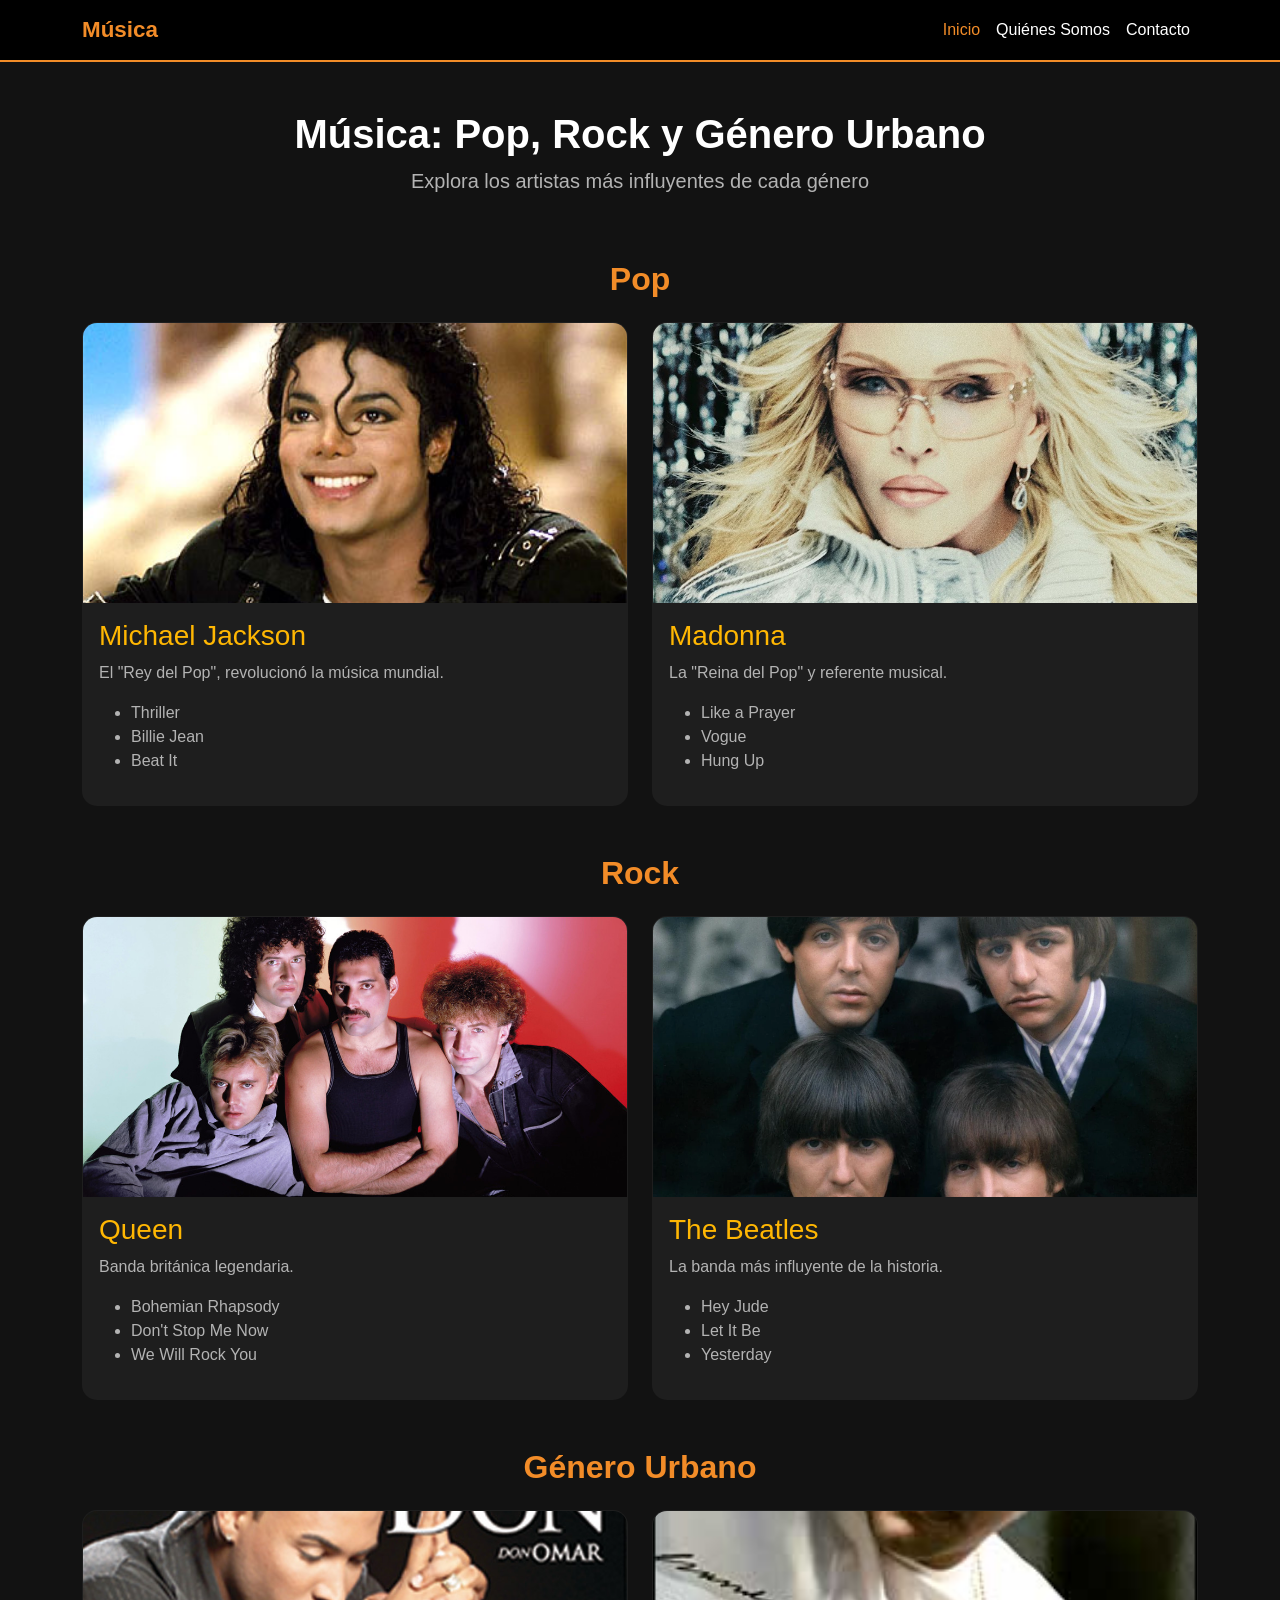
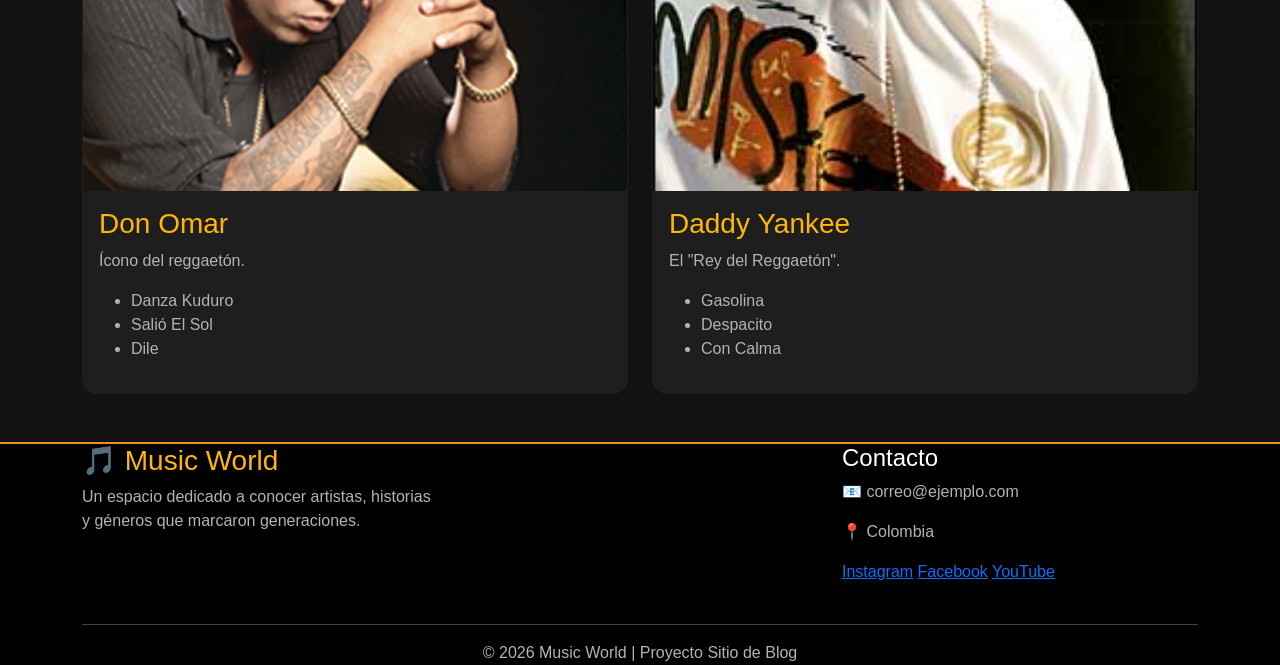
<file: index.html>
<!DOCTYPE html>
<html lang="es">

<head>
    <meta charset="UTF-8">
    <meta name="viewport" content="width=device-width, initial-scale=1.0">
    <title>Artistas de Pop, Rock y Género Urbano</title>

    <!-- Bootstrap -->
    <link href="https://cdn.jsdelivr.net/npm/bootstrap@5.3.8/dist/css/bootstrap.min.css" rel="stylesheet">

    <!-- Tu CSS -->
    <link rel="stylesheet" href="styles.css">
</head>

<body>

<!-- NAVBAR -->
<nav class="navbar navbar-expand-lg navbar-dark bg-black">
    <div class="container">
        <a class="navbar-brand" href="#">Música</a>

        <div class="collapse navbar-collapse">
            <ul class="navbar-nav ms-auto">
                <li><a class="nav-link active" href="index.html">Inicio</a></li>
                <li><a class="nav-link" href="nosotros.html">Quiénes Somos</a></li>
                <li><a class="nav-link" href="contactanos.html">Contacto</a></li>
            </ul>
        </div>
    </div>
</nav>

<!-- HEADER -->
<header class="text-center py-5">
    <h1>Música: Pop, Rock y Género Urbano</h1>
    <p class="lead">Explora los artistas más influyentes de cada género</p>
</header>

<main class="container">

<!-- POP -->
<section class="mb-5">
    <h2 class="text-center mb-4">Pop</h2>

    <div class="row g-4">

        <div class="col-md-6">
            <div class="card h-100">
                <img src="Imagenes/jackson_michael_1.jpg" class="card-img-top">
                <div class="card-body">
                    <h3>Michael Jackson</h3>
                    <p>El "Rey del Pop", revolucionó la música mundial.</p>
                    <ul>
                        <li>Thriller</li>
                        <li>Billie Jean</li>
                        <li>Beat It</li>
                    </ul>
                </div>
            </div>
        </div>

        <div class="col-md-6">
            <div class="card h-100">
                <img src="Imagenes/madona_1.jpg" class="card-img-top">
                <div class="card-body">
                    <h3>Madonna</h3>
                    <p>La "Reina del Pop" y referente musical.</p>
                    <ul>
                        <li>Like a Prayer</li>
                        <li>Vogue</li>
                        <li>Hung Up</li>
                    </ul>
                </div>
            </div>
        </div>

    </div>
</section>

<!-- ROCK -->
<section class="mb-5">
    <h2 class="text-center mb-4">Rock</h2>

    <div class="row g-4">

        <div class="col-md-6">
            <div class="card h-100">
                <img src="Imagenes/queen1.jpg" class="card-img-top">
                <div class="card-body">
                    <h3>Queen</h3>
                    <p>Banda británica legendaria.</p>
                    <ul>
                        <li>Bohemian Rhapsody</li>
                        <li>Don't Stop Me Now</li>
                        <li>We Will Rock You</li>
                    </ul>
                </div>
            </div>
        </div>

        <div class="col-md-6">
            <div class="card h-100">
                <img src="Imagenes/Thebeatles1.webp" class="card-img-top">
                <div class="card-body">
                    <h3>The Beatles</h3>
                    <p>La banda más influyente de la historia.</p>
                    <ul>
                        <li>Hey Jude</li>
                        <li>Let It Be</li>
                        <li>Yesterday</li>
                    </ul>
                </div>
            </div>
        </div>

    </div>
</section>

<!-- URBANO -->
<section class="mb-5">
    <h2 class="text-center mb-4">Género Urbano</h2>

    <div class="row g-4">

        <div class="col-md-6">
            <div class="card h-100">
                <img src="Imagenes/don omar1.jpg" class="card-img-top">
                <div class="card-body">
                    <h3>Don Omar</h3>
                    <p>Ícono del reggaetón.</p>
                    <ul>
                        <li>Danza Kuduro</li>
                        <li>Salió El Sol</li>
                        <li>Dile</li>
                    </ul>
                </div>
            </div>
        </div>

        <div class="col-md-6">
            <div class="card h-100">
                <img src="Imagenes/daddy_yankee1.jpg" class="card-img-top">
                <div class="card-body">
                    <h3>Daddy Yankee</h3>
                    <p>El "Rey del Reggaetón".</p>
                    <ul>
                        <li>Gasolina</li>
                        <li>Despacito</li>
                        <li>Con Calma</li>
                    </ul>
                </div>
            </div>
        </div>

    </div>
</section>

</main>

<!-- FOOTER -->
<footer class="footer">
    <div class="container">
        <div class="row">

            <!-- Información -->
            <div class="col-md-4 mb-4">

                <h3 class="footer-title">
                    🎵 Music World
                </h3>

                <p>
                    Un espacio dedicado a conocer artistas,
                    historias y géneros que marcaron generaciones.
                </p>

            </div>


            <!-- Navegación -->
            <div class="col-md-4 mb-4"></div>

            <!-- Contacto -->
            <div class="col-md-4 mb-4">

                <h4>
                    Contacto
                </h4>

                <p>
                    📧 correo@ejemplo.com
                </p>

                <p>
                    📍 Colombia
                </p>


                <div class="social">

                    <a href="#">Instagram</a>
                    <a href="#">Facebook</a>
                    <a href="#">YouTube</a>

                </div>

            </div>

        </div>


        <hr>


        <div class="text-center">

            <p class="mb-0">
                © 2026 Music World | Proyecto Sitio de Blog
            </p>

        </div>


    </div>

</footer>

<script src="https://cdn.jsdelivr.net/npm/bootstrap@5.3.8/dist/js/bootstrap.bundle.min.js"></script>

</body>
</html>
</file>
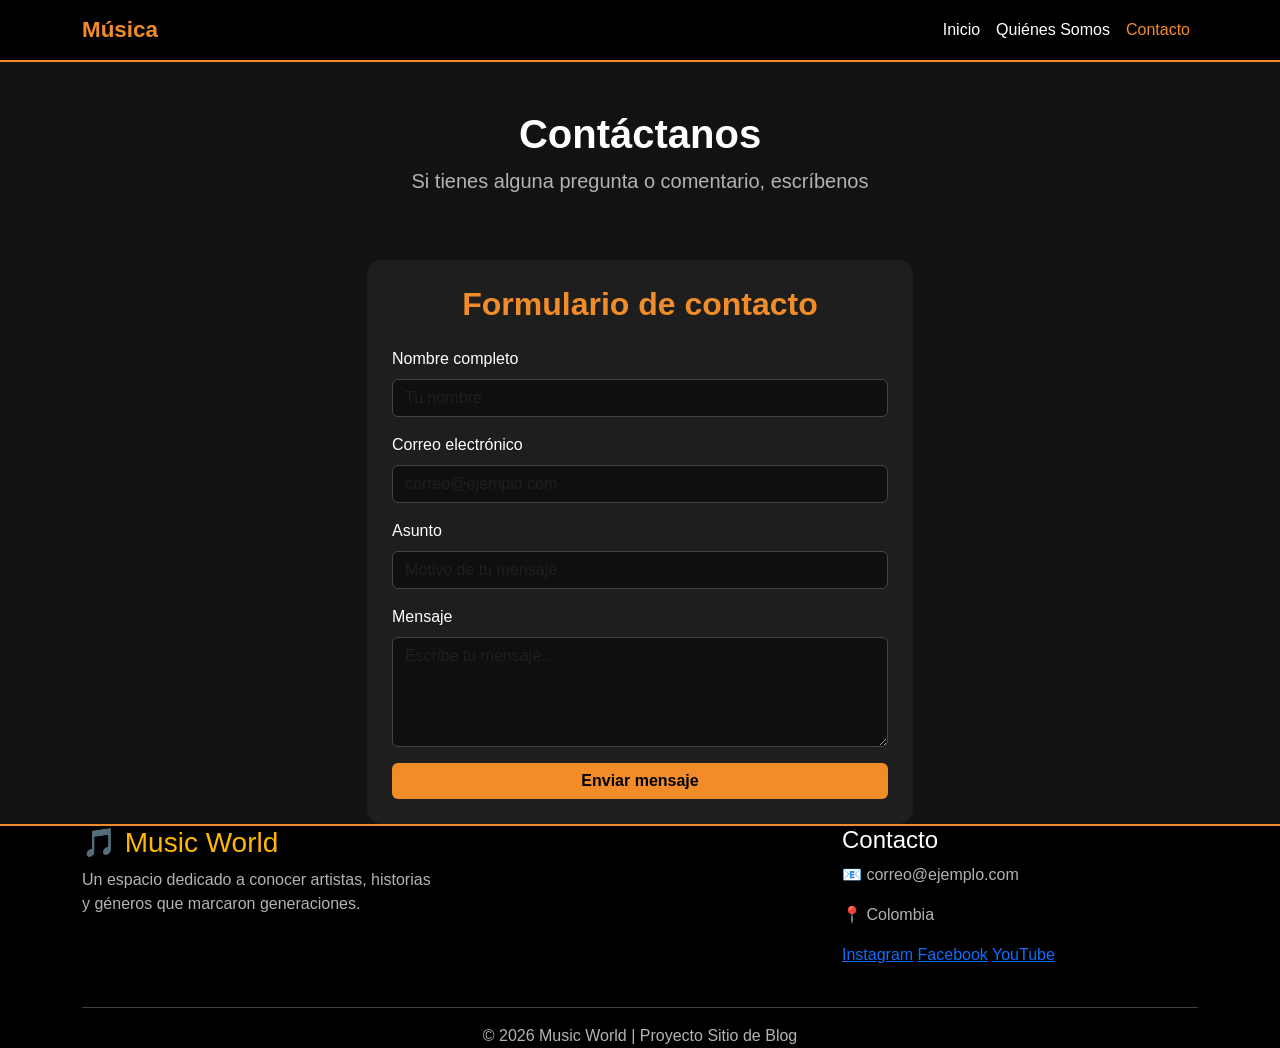
<file: contactanos.html>
<!DOCTYPE html>
<html lang="es">

<head>
    <meta charset="UTF-8">
    <meta name="viewport" content="width=device-width, initial-scale=1.0">
    <title>Contacto</title>

    <!-- Bootstrap -->
    <link href="https://cdn.jsdelivr.net/npm/bootstrap@5.3.8/dist/css/bootstrap.min.css" rel="stylesheet">

    <!-- CSS propio -->
    <link rel="stylesheet" href="styles.css">
</head>

<body>

<!-- NAVBAR -->
<nav class="navbar navbar-expand-lg navbar-dark bg-black">
    <div class="container">
        <a class="navbar-brand" href="#">Música</a>

        <div class="collapse navbar-collapse">
            <ul class="navbar-nav ms-auto">
                <li><a class="nav-link" href="index.html">Inicio</a></li>
                <li><a class="nav-link" href="nosotros.html">Quiénes Somos</a></li>
                <li><a class="nav-link active" href="contactanos.html">Contacto</a></li>
            </ul>
        </div>
    </div>
</nav>

<!-- HEADER -->
<header class="text-center py-5">
    <h1>Contáctanos</h1>
    <p class="lead">Si tienes alguna pregunta o comentario, escríbenos</p>
</header>

<!-- MAIN -->
<main class="container">
    <div class="row justify-content-center">
        <div class="col-md-6">

            <div class="card p-4">

                <h2 class="text-center mb-4">Formulario de contacto</h2>

                <form>

                    <div class="mb-3">
                        <label class="form-label">Nombre completo</label>
                        <input type="text" class="form-control" placeholder="Tu nombre" required>
                    </div>

                    <div class="mb-3">
                        <label class="form-label">Correo electrónico</label>
                        <input type="email" class="form-control" placeholder="correo@ejemplo.com" required>
                    </div>

                    <div class="mb-3">
                        <label class="form-label">Asunto</label>
                        <input type="text" class="form-control" placeholder="Motivo de tu mensaje" required>
                    </div>

                    <div class="mb-3">
                        <label class="form-label">Mensaje</label>
                        <textarea class="form-control" rows="4" placeholder="Escribe tu mensaje..." required></textarea>
                    </div>

                    <button type="submit" class="btn btn-dark w-100">
                        Enviar mensaje
                    </button>

                </form>

            </div>

        </div>
    </div>
</main>

<!-- FOOTER -->
<footer class="footer">
    <div class="container">
        <div class="row">

            <!-- Información -->
            <div class="col-md-4 mb-4">

                <h3 class="footer-title">
                    🎵 Music World
                </h3>

                <p>
                    Un espacio dedicado a conocer artistas,
                    historias y géneros que marcaron generaciones.
                </p>

            </div>


            <!-- Navegación -->
            <div class="col-md-4 mb-4"></div>

                                
            <!-- Contacto -->
            <div class="col-md-4 mb-4">

                <h4>
                    Contacto
                </h4>

                <p>
                    📧 correo@ejemplo.com
                </p>

                <p>
                    📍 Colombia
                </p>


                <div class="social">

                    <a href="#">Instagram</a>
                    <a href="#">Facebook</a>
                    <a href="#">YouTube</a>

                </div>

            </div>

        </div>


        <hr>


        <div class="text-center">

            <p class="mb-0">
                © 2026 Music World | Proyecto Sitio de Blog
            </p>

        </div>


    </div>

</footer>

<script src="https://cdn.jsdelivr.net/npm/bootstrap@5.3.8/dist/js/bootstrap.bundle.min.js"></script>

</body>
</html>
</file>
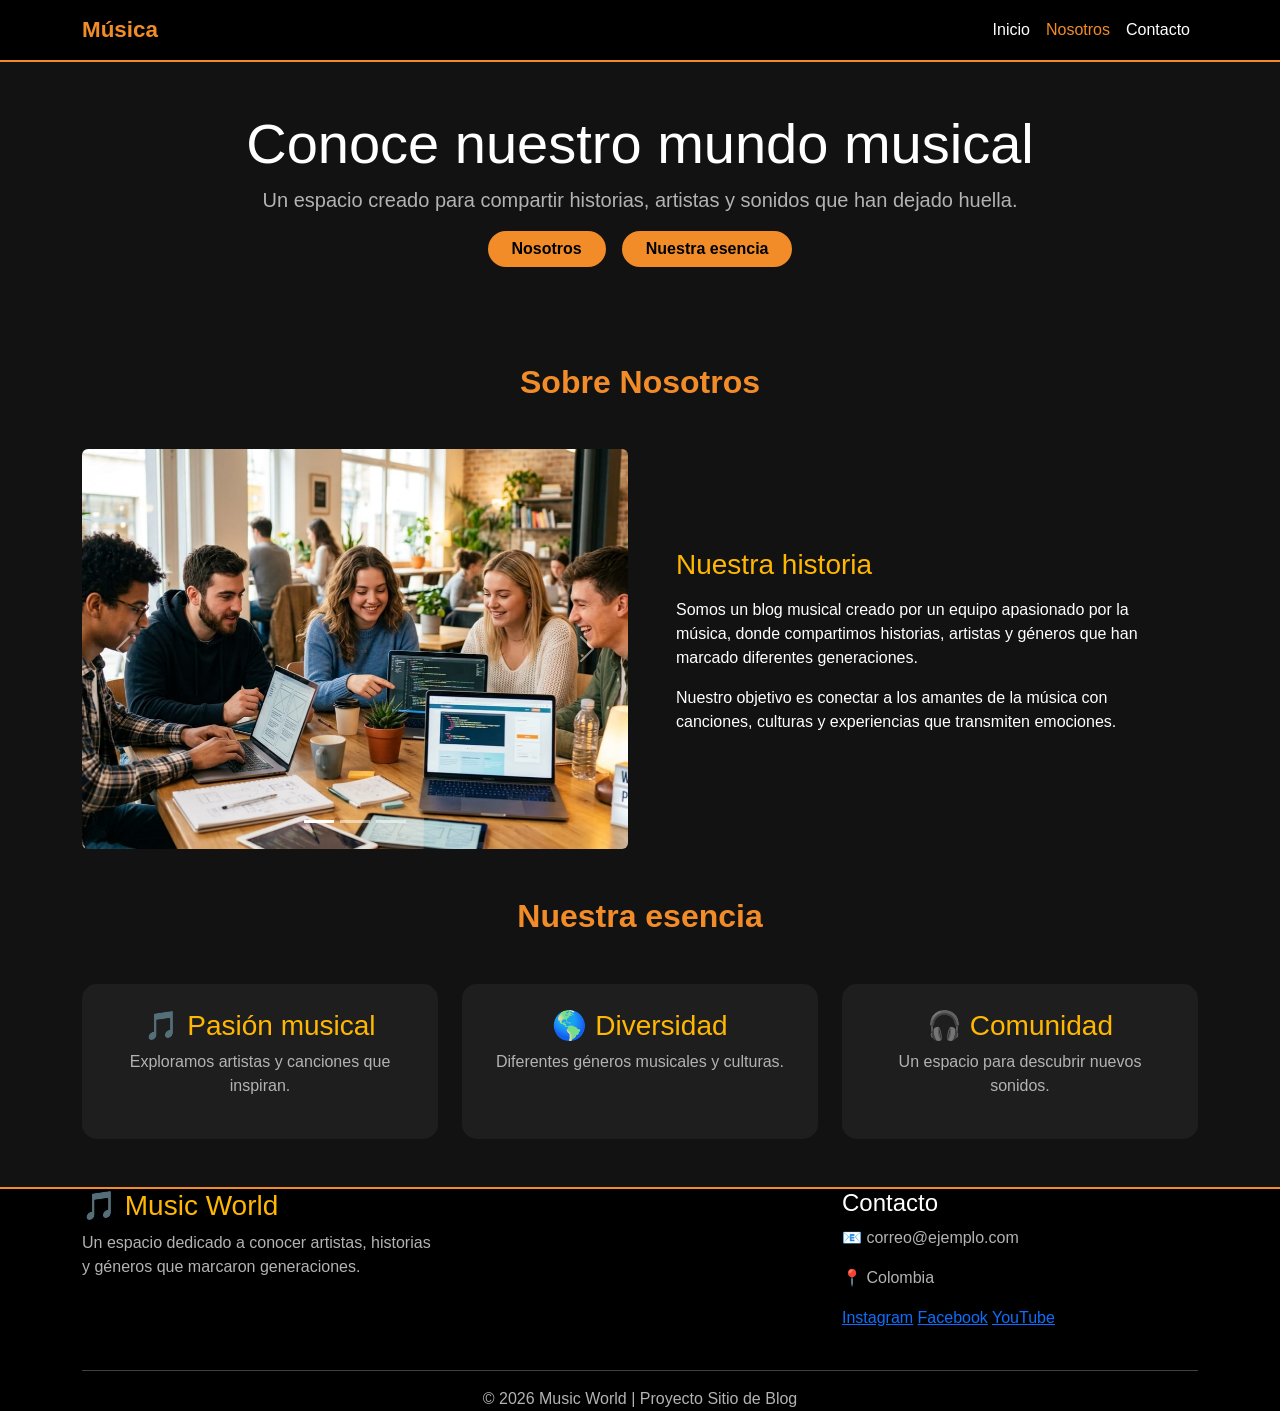
<file: nosotros.html>
<!DOCTYPE html>
<html lang="es">
<head>
    <meta charset="UTF-8">
    <title>Nosotros</title>

    <link href="https://cdn.jsdelivr.net/npm/bootstrap@5.3.8/dist/css/bootstrap.min.css" rel="stylesheet">
    <link rel="stylesheet" href="styles.css">
</head>

<body class="nosotros-page">

<!-- NAVBAR -->
<nav class="navbar navbar-expand-lg navbar-dark bg-black">
    <div class="container">
        <a class="navbar-brand" href="#">Música</a>

        <div class="collapse navbar-collapse">
            <ul class="navbar-nav ms-auto">
                <li><a class="nav-link" href="index.html">Inicio</a></li>
                <li><a class="nav-link active" href="nosotros.html">Nosotros</a></li>
                <li><a class="nav-link" href="contactanos.html">Contacto</a></li>
            </ul>
        </div>
    </div>
</nav>

<!-- HEADER -->
<header class="text-center py-5">   
    <h1 class="display-4">Conoce nuestro mundo musical</h1>

    <p class="lead">
        Un espacio creado para compartir historias, artistas
        y sonidos que han dejado huella.
    </p>

    <nav class="d-flex justify-content-center gap-3 flex-wrap">
        <a href="#nosotros" class="btn btn-dark rounded-pill px-4">Nosotros</a>
        <a href="#valores" class="btn btn-dark rounded-pill px-4">Nuestra esencia</a>
    </nav>
</header>

<!-- MAIN -->
<main class="container py-5">

<section id="nosotros">

<h2 class="text-center mb-5">Sobre Nosotros</h2>

<div class="row align-items-center g-4">

    <!-- CARRUSEL -->
    <div class="col-md-6">

        <div id="carruselEquipo" class="carousel slide carousel-fade" data-bs-ride="carousel" data-bs-interval="3000">

            <div class="carousel-indicators">
                <button data-bs-target="#carruselEquipo" data-bs-slide-to="0" class="active"></button>
                <button data-bs-target="#carruselEquipo" data-bs-slide-to="1"></button>
                <button data-bs-target="#carruselEquipo" data-bs-slide-to="2"></button>
            </div>

            <div class="carousel-inner rounded">

                <div class="carousel-item active">
                    <img src="equipo.jpg" class="d-block w-100" alt="Equipo">
                </div>

                <div class="carousel-item">
                    <img src="instrumentos1.jpeg" class="d-block w-100" alt="Instrumentos">
                </div>

                <div class="carousel-item">
                    <img src="cantante.jpg" class="d-block w-100" alt="Música">
                </div>

            </div>

            <button class="carousel-control-prev" data-bs-target="#carruselEquipo" data-bs-slide="prev">
                <span class="carousel-control-prev-icon"></span>
            </button>

            <button class="carousel-control-next" data-bs-target="#carruselEquipo" data-bs-slide="next">
                <span class="carousel-control-next-icon"></span>
            </button>

        </div>

    </div>

    <!-- TEXTO -->
    <div class="col-md-6">
        <div class="p-4">

            <h3 class="mb-3">Nuestra historia</h3>

            <p>
                Somos un blog musical creado por un equipo apasionado
                por la música, donde compartimos historias, artistas y
                géneros que han marcado diferentes generaciones.
            </p>

            <p>
                Nuestro objetivo es conectar a los amantes de la música
                con canciones, culturas y experiencias que transmiten emociones.
            </p>

        </div>
    </div>

</div>

</section>

<!-- VALORES -->
<section id="valores" class="mt-5">

<h2 class="text-center mb-5">Nuestra esencia</h2>

<div class="row g-4">

    <div class="col-md-4">
        <div class="card h-100 p-4 text-center">
            <h3>🎵 Pasión musical</h3>
            <p>Exploramos artistas y canciones que inspiran.</p>
        </div>
    </div>

    <div class="col-md-4">
        <div class="card h-100 p-4 text-center">
            <h3>🌎 Diversidad</h3>
            <p>Diferentes géneros musicales y culturas.</p>
        </div>
    </div>

    <div class="col-md-4">
        <div class="card h-100 p-4 text-center">
            <h3>🎧 Comunidad</h3>
            <p>Un espacio para descubrir nuevos sonidos.</p>
        </div>
    </div>

</div>

</section>

</main>

<!-- FOOTER -->
<footer class="footer">
    <div class="container">
        <div class="row">

            <!-- Información -->
            <div class="col-md-4 mb-4">

                <h3 class="footer-title">
                    🎵 Music World
                </h3>

                <p>
                    Un espacio dedicado a conocer artistas,
                    historias y géneros que marcaron generaciones.
                </p>

            </div>


            <!-- Navegación -->
            <div class="col-md-4 mb-4"></div>             
                    
            <!-- Contacto -->
            <div class="col-md-4 mb-4">

                <h4>
                    Contacto
                </h4>

                <p>
                    📧 correo@ejemplo.com
                </p>

                <p>
                    📍 Colombia
                </p>


                <div class="social">

                    <a href="#">Instagram</a>
                    <a href="#">Facebook</a>
                    <a href="#">YouTube</a>

                </div>

            </div>

        </div>


        <hr>


        <div class="text-center">

            <p class="mb-0">
                © 2026 Music World | Proyecto Sitio de Blog
            </p>

        </div>


    </div>

</footer>

<script src="https://cdn.jsdelivr.net/npm/bootstrap@5.3.8/dist/js/bootstrap.bundle.min.js"></script>

</body>
</html>
</file>
<file: styles.css>
/* =========================
   VARIABLES DE COLOR
========================= */

:root {
    --bg-oscuro: #121212;
    --bg-tarjeta: #1E1E1E;
    --texto-principal: #FFFFFF;
    --texto-secundario: #B3B3B3;
    --color-acento: #F28C28;
    --color-dorado: #FFB703;
}


/* =========================
   GENERAL
========================= */

* {
    margin: 0;
    padding: 0;
    box-sizing: border-box;
}


body {
    background-color: var(--bg-oscuro);
    color: var(--texto-principal);
    font-family: Arial, sans-serif;
}


/* =========================
   NAVBAR
========================= */

.navbar {
    background-color: #000 !important;
    border-bottom: 2px solid var(--color-acento);
}


.navbar-brand {
    color: var(--color-acento) !important;
    font-weight: bold;
    font-size: 1.4rem;
}


.nav-link {
    color: var(--texto-principal) !important;
    transition: 0.3s;
}


.nav-link:hover,
.nav-link.active {
    color: var(--color-acento) !important;
}


/* =========================
   HEADER
========================= */

header {
    text-align: center;
    padding: 60px 20px;
}


header h1 {
    font-size: 2.5rem;
    font-weight: bold;
    color: var(--texto-principal);
}


header p {
    color: var(--texto-secundario);
}


/* =========================
   TITULOS
========================= */

h2 {
    color: var(--color-acento);
    font-weight: bold;
}


h3 {
    color: var(--color-dorado);
}


/* =========================
   CARDS INDEX
========================= */

.card {
    background-color: var(--bg-tarjeta);
    color: var(--texto-principal);
    border: 1px solid transparent;
    border-radius: 15px;
    overflow: hidden;
    transition: 0.3s;
}


.card:hover {
    transform: translateY(-8px);
    border-color: var(--color-acento);
    box-shadow: 0 10px 25px rgba(242, 140, 40, 0.25);
}


.card img {
    height: 280px;
    object-fit: cover;
}


.card p,
.card li {
    color: var(--texto-secundario);
}


/* =========================
   CARRUSEL NOSOTROS
========================= */

.carousel img {
    height: 400px;
    object-fit: cover;
}


/* =========================
   FORMULARIO CONTACTO
========================= */

.card form {
    background-color: transparent;
}


.form-label {
    color: var(--texto-principal);
}


.form-control {
    background-color: #0f0f0f;
    border: 1px solid #444;
    color: white;
}


.form-control:focus {
    background-color: #0f0f0f;
    color: white;
    border-color: var(--color-acento);
    box-shadow: 0 0 8px rgba(242,140,40,0.4);
}


/* =========================
   BOTONES
========================= */

.btn-dark {
    background-color: var(--color-acento);
    border: none;
    color: #000;
    font-weight: bold;
}


.btn-dark:hover {
    background-color: var(--color-dorado);
    color: #000;
}


/* =========================
   FOOTER
========================= */

footer {
    background-color: #000;
    border-top: 2px solid var(--color-acento);
}


footer p {
    color: var(--texto-secundario);
}


/* =========================
    RESPONSIVE
========================= */

@media(max-width:768px){

    header h1 {
        font-size: 2rem;
    }


    .card img {
        height: 220px;
    }

}
</file>
